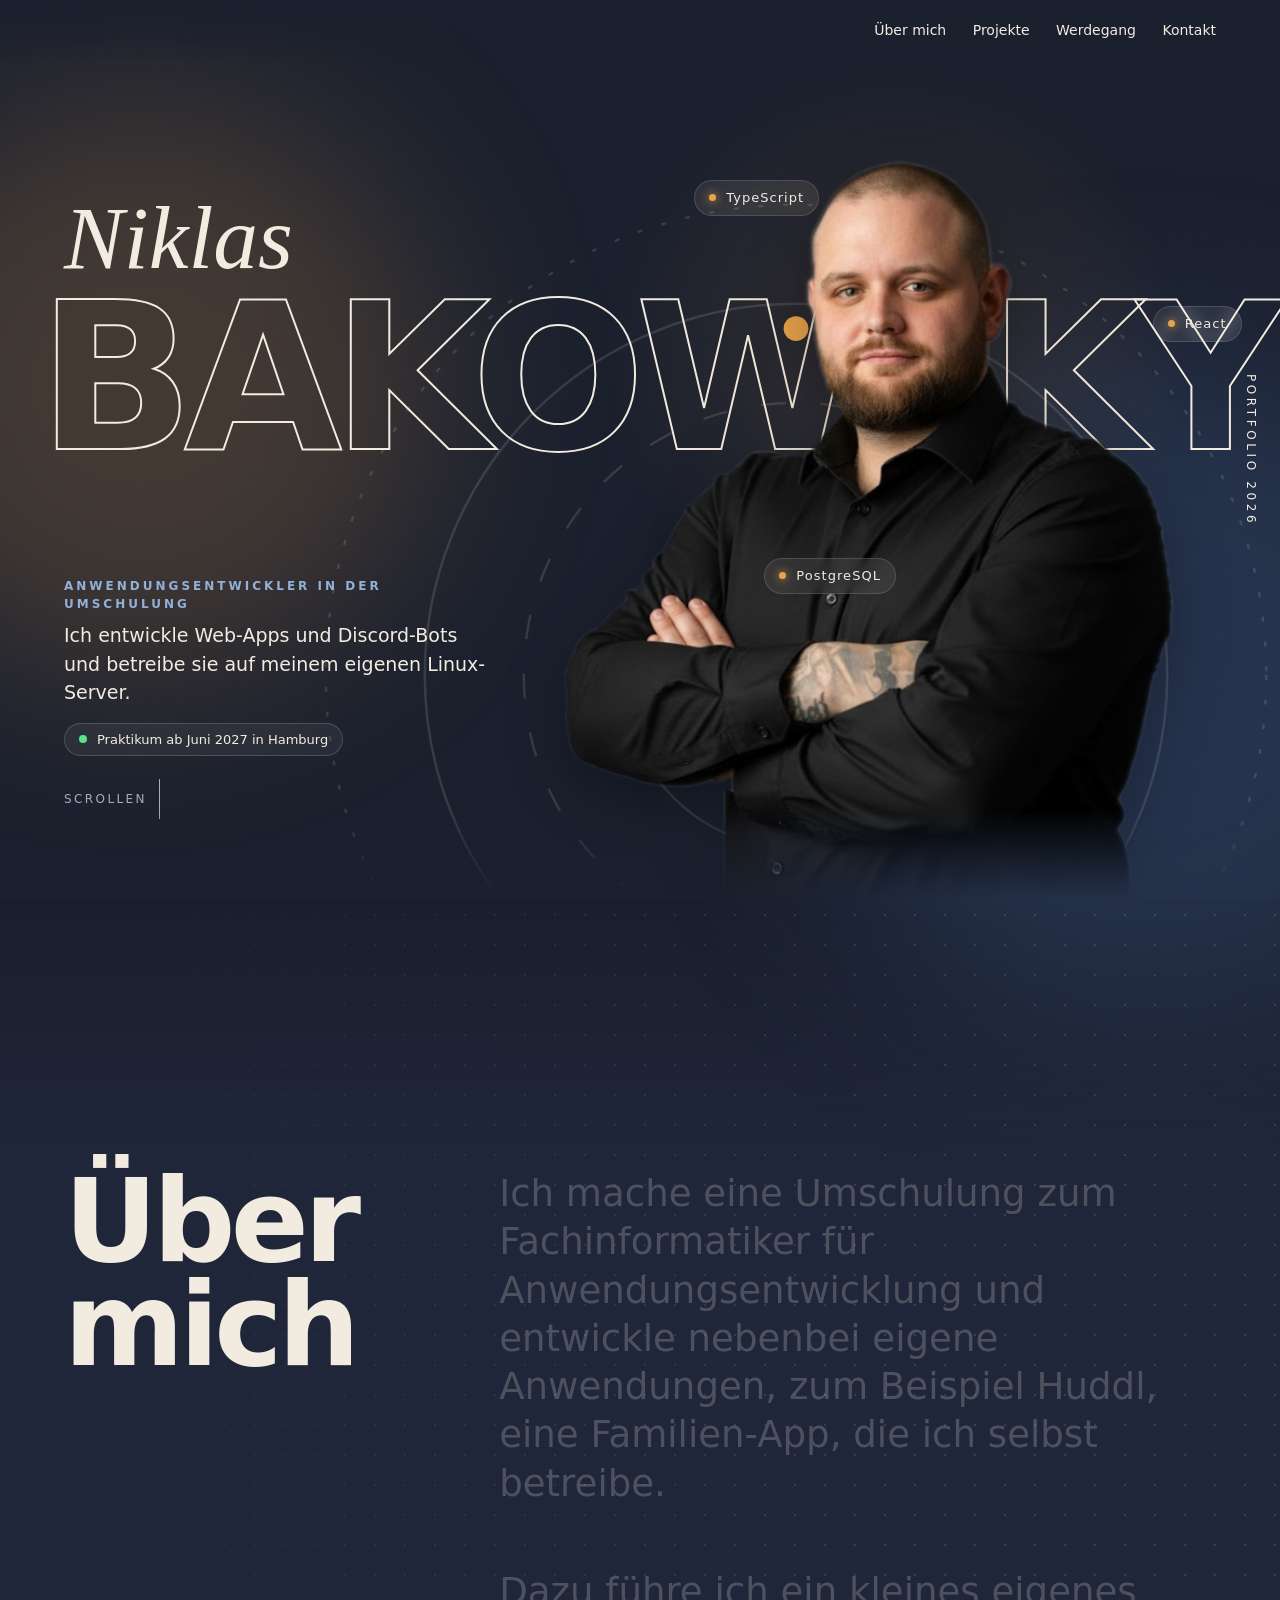
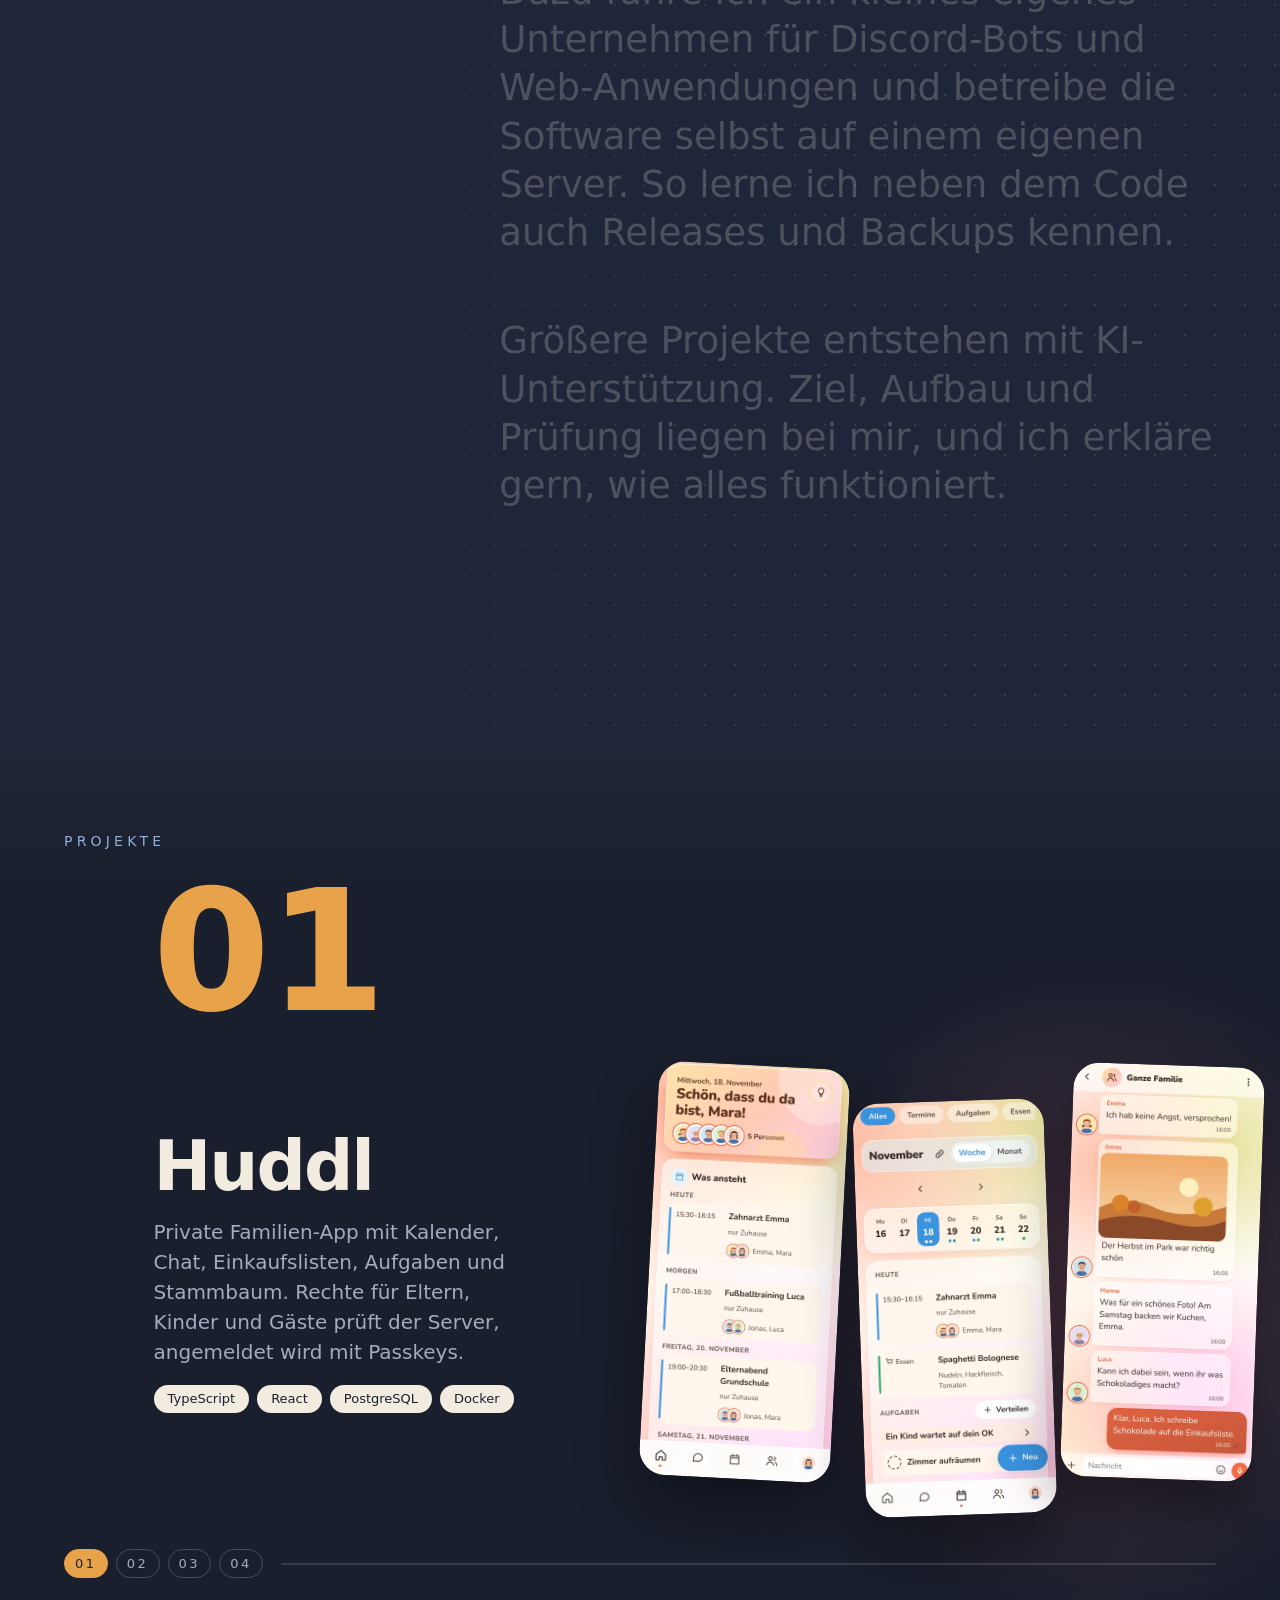
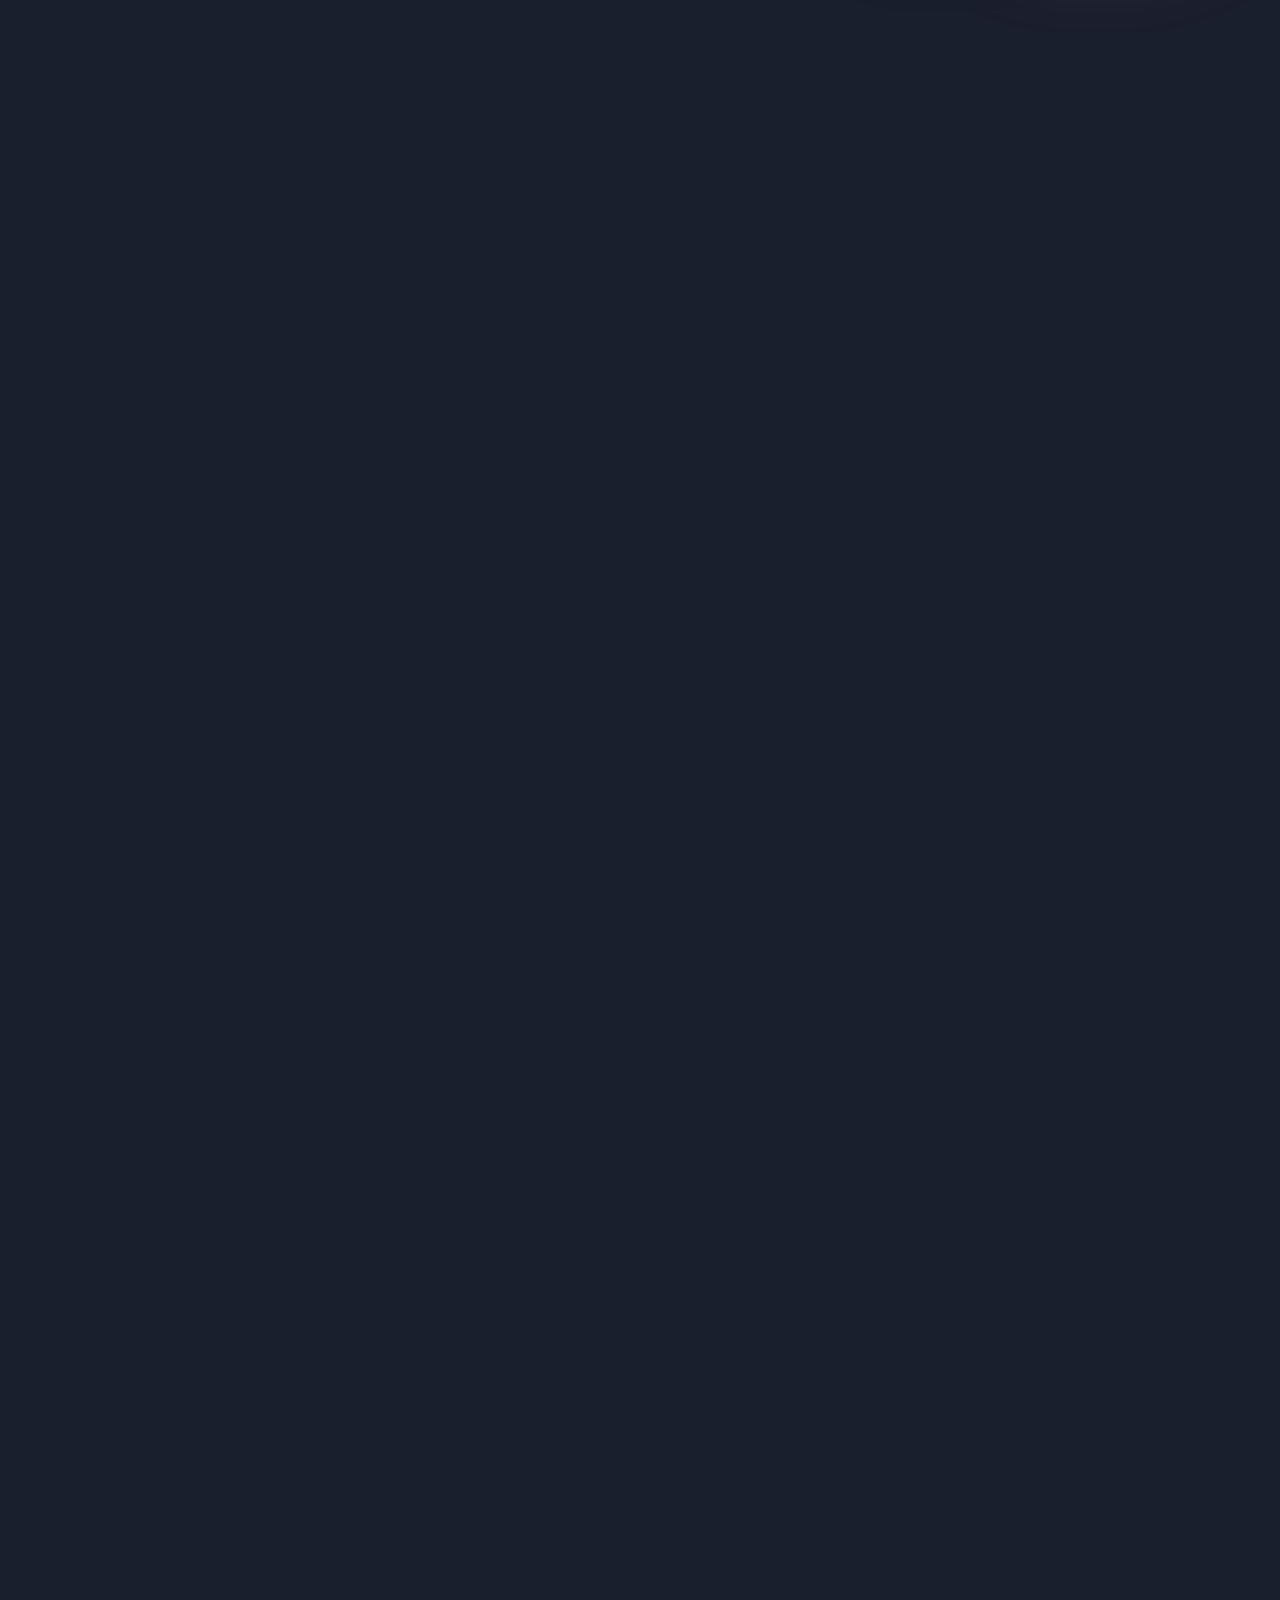
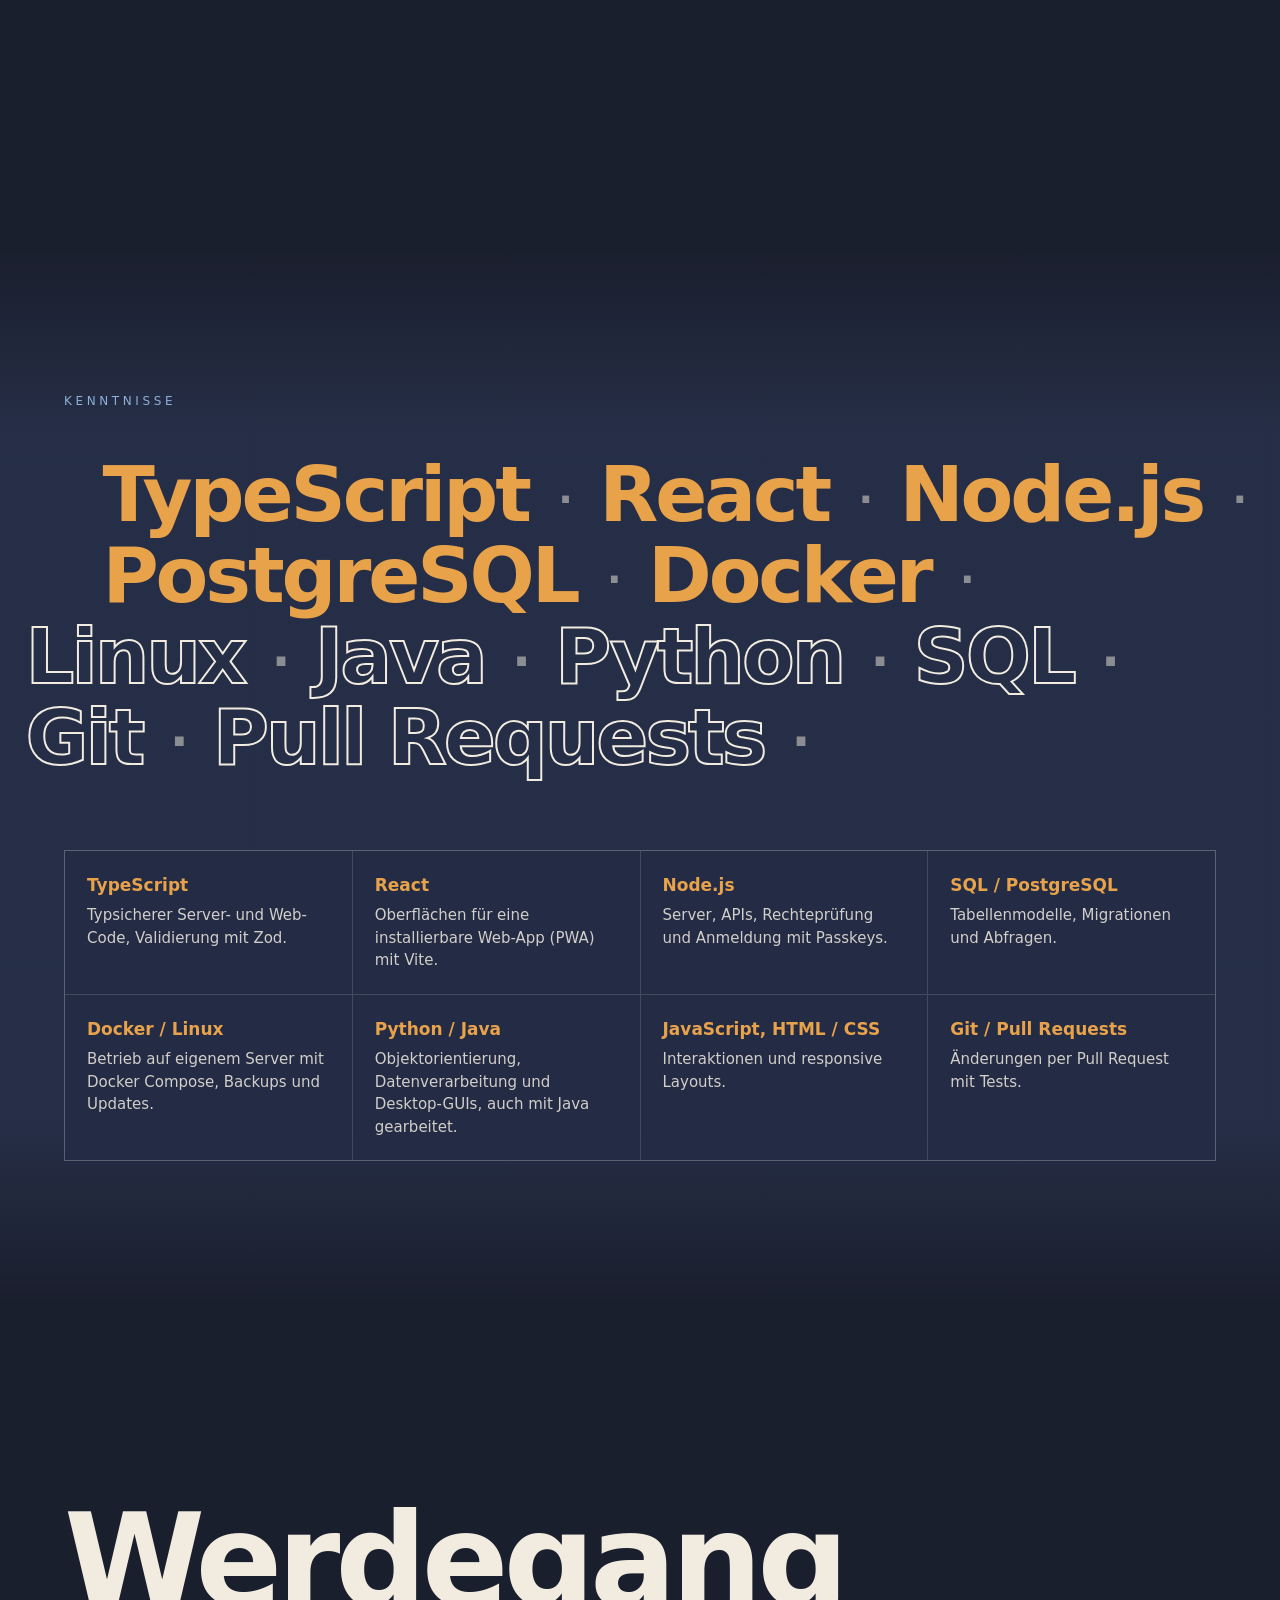
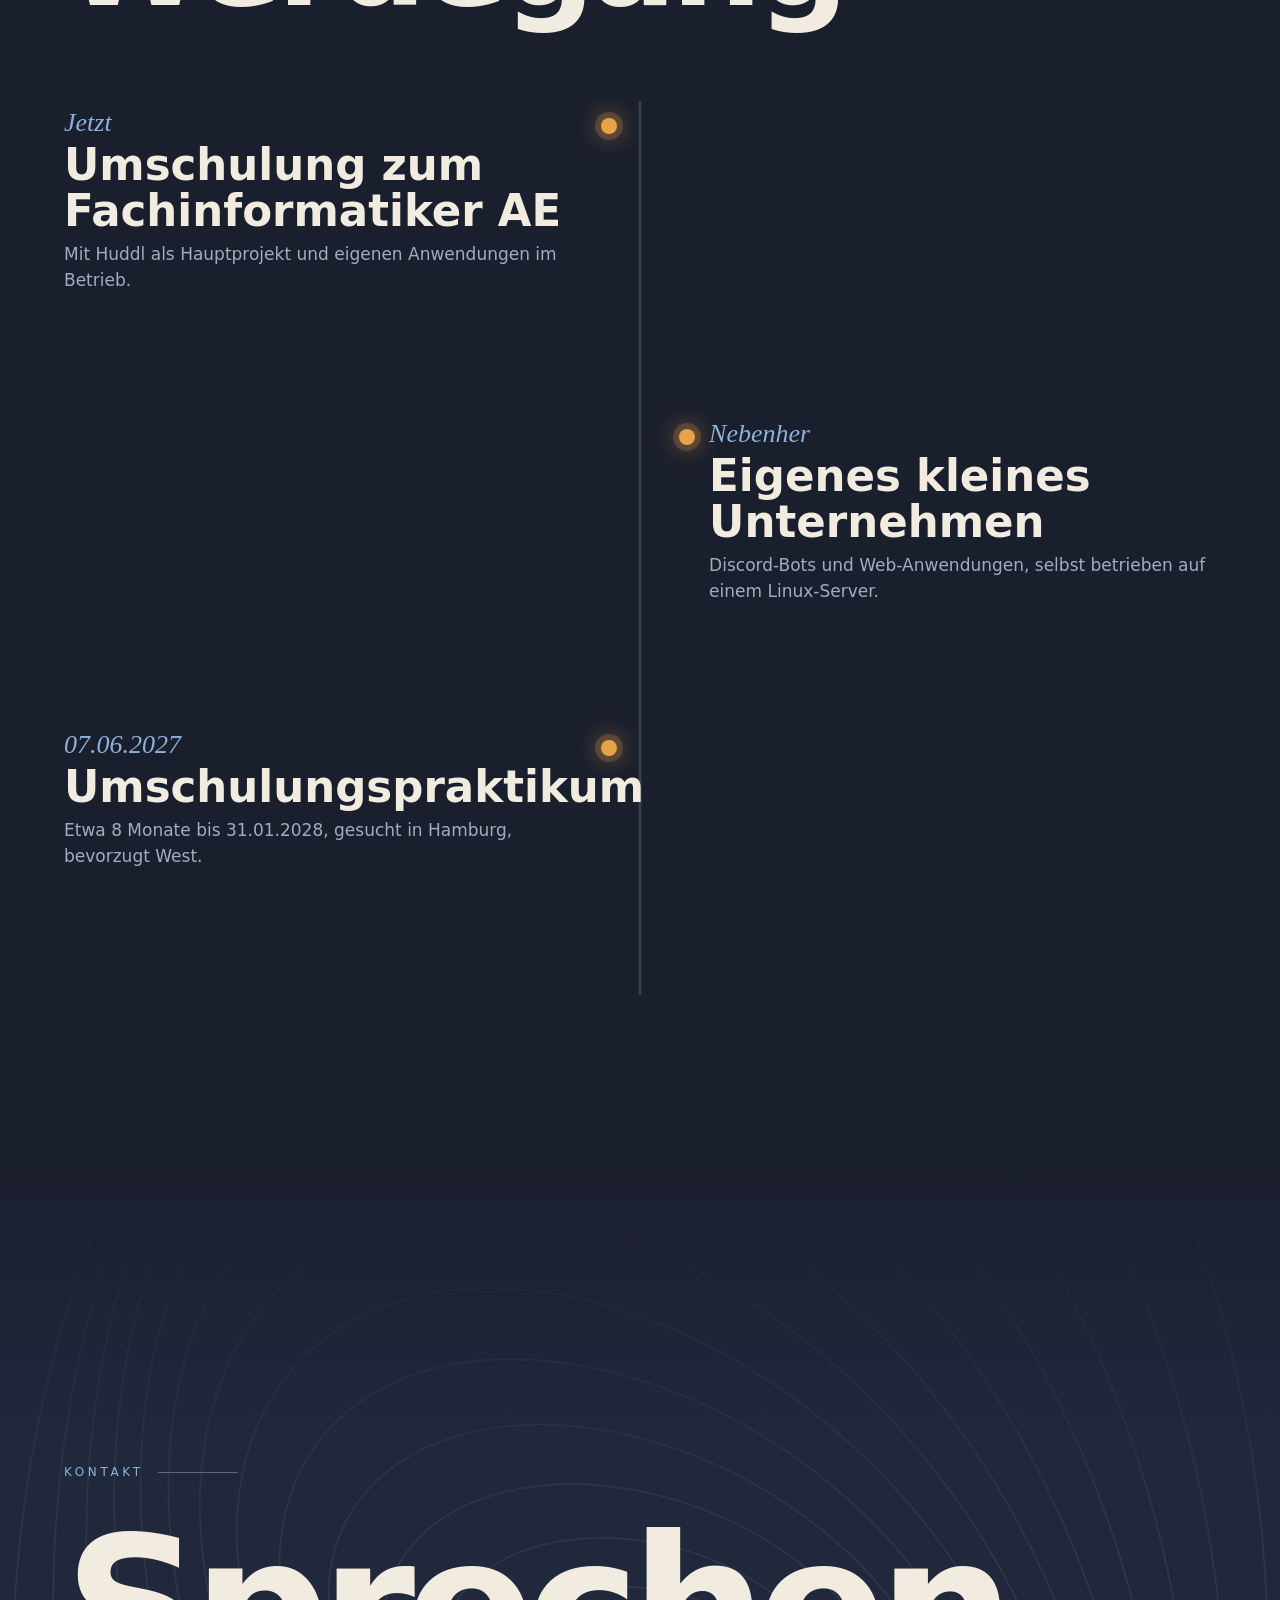
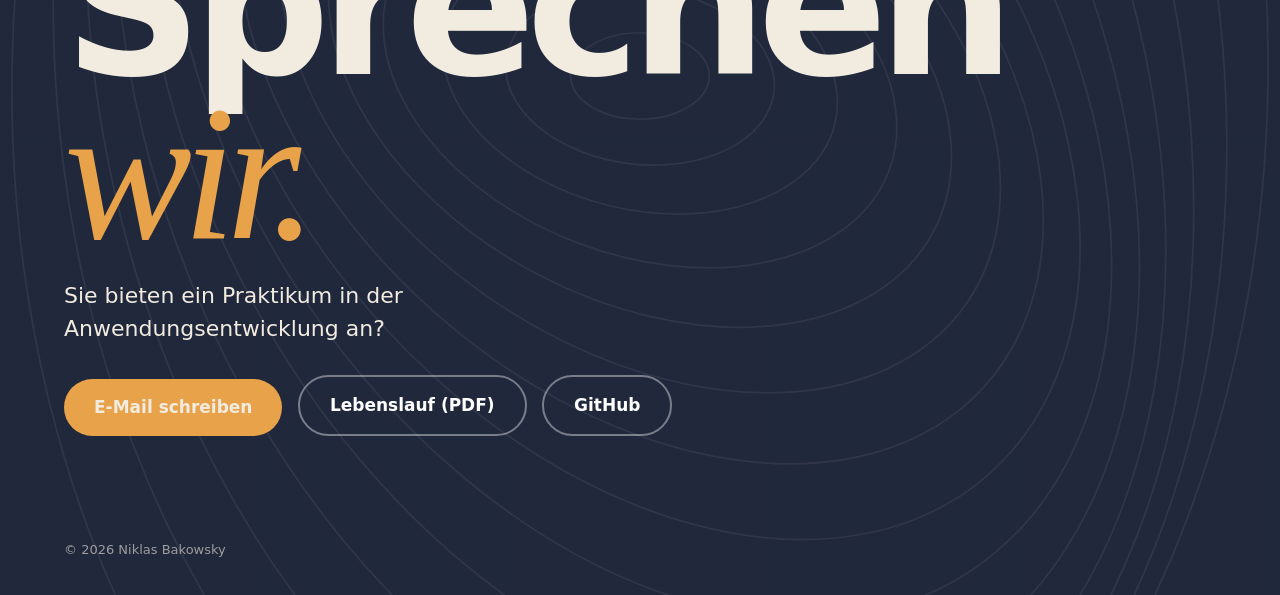
<file: index.html>
<!DOCTYPE html>
<html lang="de">
<head>
    <meta charset="UTF-8">
    <meta name="viewport" content="width=device-width, initial-scale=1.0">
    <meta
        name="description"
        content="Portfolio von Niklas Bakowsky: Umschulung zum Fachinformatiker für Anwendungsentwicklung, eigene Web-App Huddl mit TypeScript, React und PostgreSQL. Sucht ein Praktikum in Hamburg ab Juni 2027."
    >
    <title>Niklas Bakowsky | Anwendungsentwickler</title>
    <link rel="stylesheet" href="neu.css?v=20261116">
</head>
<body>
    <div id="progress"></div>
    <div class="orb orb-warm" id="orb-warm"></div>
    <div class="orb orb-cool" id="orb-cool"></div>

    <nav>
        <div>
            <a href="#about">Über mich</a>
            <a href="#projects">Projekte</a>
            <a href="#path">Werdegang</a>
            <a href="#contact">Kontakt</a>
        </div>
    </nav>

    <main>
        <section class="hero" id="hero">
            <svg class="rings" viewBox="0 0 400 400" fill="none" stroke="#fff" stroke-opacity=".12" aria-hidden="true">
                <circle cx="200" cy="200" r="190" stroke-dasharray="2 8"/>
                <circle cx="200" cy="200" r="150"/>
                <circle cx="200" cy="200" r="110" stroke-dasharray="10 14"/>
                <circle cx="200" cy="200" r="70"/>
                <circle cx="200" cy="60" r="5" fill="#e8a24a" stroke="none"/>
            </svg>
            <div class="forename">Niklas</div>
            <h1 class="surname" id="surname">BAKOWSKY</h1>
            <img id="portrait" src="assets/niklas.png" width="615" height="717" alt="Niklas Bakowsky">
            <div class="intro">
                <span class="hello" id="hello" hidden></span>
                <b>ANWENDUNGSENTWICKLER IN DER UMSCHULUNG</b>
                Ich entwickle Web-Apps und Discord-Bots und betreibe sie auf meinem eigenen Linux-Server.
                <br><span class="pill"><i></i>Praktikum ab Juni 2027 in Hamburg</span>
            </div>
            <div class="chip" style="right: 36vw; top: 20%">TypeScript</div>
            <div class="chip" style="right: 3vw; top: 34%; animation-delay: -2s">React</div>
            <div class="chip" style="right: 30vw; top: 62%; animation-delay: -4s">PostgreSQL</div>
            <div class="side">PORTFOLIO 2026</div>
            <div class="scroll-hint">SCROLLEN</div>
        </section>

        <section class="about" id="about">
            <div class="about-grid">
                <h2>Über mich</h2>
                <div id="about-text">
                    <p>Ich mache eine Umschulung zum Fachinformatiker für Anwendungsentwicklung und entwickle nebenbei eigene Anwendungen, zum Beispiel Huddl, eine Familien-App, die ich selbst betreibe.</p>
                    <p>Dazu führe ich ein kleines eigenes Unternehmen für Discord-Bots und Web-Anwendungen und betreibe die Software selbst auf einem eigenen Server. So lerne ich neben dem Code auch Releases und Backups kennen.</p>
                    <p>Größere Projekte entstehen mit KI-Unterstützung. Ziel, Aufbau und Prüfung liegen bei mir, und ich erkläre gern, wie alles funktioniert.</p>
                </div>
            </div>
        </section>

        <section class="projects" id="projects">
            <div class="stage">
                <div class="project-progress"><ol id="project-nr"><li class="on">01</li><li>02</li><li>03</li><li>04</li></ol><div><i id="project-bar"></i></div></div>
                <div class="section-title">PROJEKTE</div>
                <div class="track" id="track">
                    <article class="project project-wide" style="--c: #e8728a44">
                        <div class="project-index">01</div>
                        <div>
                            <h3>Huddl</h3>
                            <p>Private Familien-App mit Kalender, Chat, Einkaufslisten, Aufgaben und Stammbaum. Rechte für Eltern, Kinder und Gäste prüft der Server, angemeldet wird mit Passkeys.</p>
                            <div class="tags"><i>TypeScript</i><i>React</i><i>PostgreSQL</i><i>Docker</i></div>
                        </div>
                        <div class="shots">
                            <button class="shot" type="button" data-gallery="0" aria-label="Startseite vergrößern"><img src="assets/huddl-start.webp" alt="Startseite von Huddl mit Demo-Daten" loading="lazy"></button>
                            <button class="shot" type="button" data-gallery="1" aria-label="Kalender vergrößern"><img src="assets/huddl-kalender.webp" alt="Kalender in Huddl" loading="lazy"></button>
                            <button class="shot" type="button" data-gallery="2" aria-label="Chat vergrößern"><img src="assets/huddl-chat.webp" alt="Familien-Chat in Huddl" loading="lazy"></button>
                        </div>
                    </article>
                    <article class="project" style="--c: #5b8fe244">
                        <div class="project-index">02</div>
                        <div>
                            <h3>Bots &amp; Web-Plattform</h3>
                            <p>Software für Discord-Communities mit Shop, Kundenbereich und Abos, betrieben auf einem eigenen Linux-Server mit Backups und Monitoring.</p>
                            <div class="tags"><i>TypeScript</i><i>Docker</i><i>Linux</i></div>
                        </div>
                        <div class="term">$ ./backup.sh<br>ok · verschlüsselt<br>ok · extern gesichert<br>03:17 fertig</div>
                    </article>
                    <article class="project" style="--c: #5be2a044">
                        <div class="project-index">03</div>
                        <div>
                            <h3>Klassenbot</h3>
                            <p>Discord-Bot für meine Umschulungsklasse mit Berichtsheft, Terminen und einem Wissensbereich mit rund 100 Lernartikeln.</p>
                            <div class="tags"><i>TypeScript</i><i>SQLite</i><i>Discord</i></div>
                        </div>
                        <div class="term">&gt; /berichtsheft<br>&gt; Erinnerung geplant<br>&gt; Wissen: 100 Artikel</div>
                    </article>
                    <article class="project" style="--c: #e2c05b44">
                        <div class="project-index">04</div>
                        <div>
                            <h3>Python-Projekte</h3>
                            <p>Meine ersten eigenen Anwendungen aus der Umschulung, objektorientiert und öffentlich auf GitHub.</p>
                            <div class="tags"><i>Python</i><i>Tkinter</i><i>OOP</i></div>
                            <p class="lk">
                                <a href="https://github.com/nikhh53/python-ticket-system" rel="noopener">Ticketsystem</a> ·
                                <a href="https://github.com/nikhh53/pokemon-minigame" rel="noopener">Pokémon Minigame</a>
                            </p>
                        </div>
                        <div class="term">class Ticket:<br>&nbsp;&nbsp;def schliessen(self):<br>&nbsp;&nbsp;&nbsp;&nbsp;self.status = "zu"</div>
                    </article>
                </div>
            </div>
        </section>

        <section class="skills" aria-label="Kenntnisse">
            <small class="label" style="padding: 0 5vw">KENNTNISSE</small>
            <div class="row" id="skills-a" aria-hidden="true">TypeScript <span class="sep">·</span> React <span class="sep">·</span> Node.js <span class="sep">·</span> PostgreSQL <span class="sep">·</span> Docker <span class="sep">·</span></div>
            <div class="row outline" id="skills-b" aria-hidden="true">Linux <span class="sep">·</span> Java <span class="sep">·</span> Python <span class="sep">·</span> SQL <span class="sep">·</span> Git <span class="sep">·</span> Pull&nbsp;Requests <span class="sep">·</span></div>
            <dl class="skill-list">
                <div><dt>TypeScript</dt><dd>Typsicherer Server- und Web-Code, Validierung mit Zod.</dd></div>
                <div><dt>React</dt><dd>Oberflächen für eine installierbare Web-App (PWA) mit Vite.</dd></div>
                <div><dt>Node.js</dt><dd>Server, APIs, Rechteprüfung und Anmeldung mit Passkeys.</dd></div>
                <div><dt>SQL / PostgreSQL</dt><dd>Tabellenmodelle, Migrationen und Abfragen.</dd></div>
                <div><dt>Docker / Linux</dt><dd>Betrieb auf eigenem Server mit Docker Compose, Backups und Updates.</dd></div>
                <div><dt>Python / Java</dt><dd>Objektorientierung, Datenverarbeitung und Desktop-GUIs, auch mit Java gearbeitet.</dd></div>
                <div><dt>JavaScript, HTML / CSS</dt><dd>Interaktionen und responsive Layouts.</dd></div>
                <div><dt>Git / Pull Requests</dt><dd>Änderungen per Pull Request mit Tests.</dd></div>
            </dl>
        </section>

        <section class="path" id="path">
                        <h2>Werdegang</h2>
            <div class="path-line-track"><i id="path-line"></i></div>
            <div class="step reveal"><small>Jetzt</small><h3>Umschulung zum Fachinformatiker AE</h3><p>Mit Huddl als Hauptprojekt und eigenen Anwendungen im Betrieb.</p></div>
            <div class="step reveal"><small>Nebenher</small><h3>Eigenes kleines Unternehmen</h3><p>Discord-Bots und Web-Anwendungen, selbst betrieben auf einem Linux-Server.</p></div>
            <div class="step reveal"><small>07.06.2027</small><h3>Umschulungspraktikum</h3><p>Etwa 8 Monate bis 31.01.2028, gesucht in Hamburg, bevorzugt West.</p></div>
        </section>

        <section class="contact" id="contact">
            <div class="label">KONTAKT</div>
            <h2>Sprechen<br><em>wir.</em></h2>
            <p>Sie bieten ein Praktikum in der Anwendungsentwicklung an?</p>
            <a class="button" href="mailto:nikhh53@gmail.com">E-Mail schreiben</a>
            <a class="button ghost" href="lebenslauf.pdf">Lebenslauf (PDF)</a>
            <a class="button ghost" href="https://github.com/nikhh53" rel="noopener">GitHub</a>
            <div class="footer">© 2026 Niklas Bakowsky</div>
        </section>
    </main>

    <div class="lightbox" id="lightbox" hidden role="dialog" aria-modal="true" aria-label="Huddl-Screenshots">
        <button class="lightbox-close" type="button" aria-label="Schließen">×</button>
        <button class="lightbox-nav" type="button" data-step="-1" aria-label="Vorheriger Screenshot">‹</button>
        <img id="lightbox-img" alt="">
        <button class="lightbox-nav" type="button" data-step="1" aria-label="Nächster Screenshot">›</button>
        <p class="lightbox-note">Screenshots mit erfundenen Demo-Daten</p>
    </div>

    <script src="neu.js?v=20261116"></script>
</body>
</html>
</file>
<file: neu.css>
:root {
    --sand: #1a1f2d;
    --ink: #f1ebe0;
    --slate: #242c42;
    --amber: #e8a24a;
    --blue: #8fb0d8;
    --m: #a3abc0;
}

* {
    margin: 0;
    box-sizing: border-box;
}

html {
    scroll-behavior: smooth;
}

body {
    background: var(--sand);
    color: var(--ink);
    font: 17px/1.5 system-ui,sans-serif;
    overflow-x: hidden;
}

#progress {
    position: fixed;
    top: 0;
    left: 0;
    height: 4px;
    width: 100%;
    background: var(--amber);
    transform-origin: 0 50%;
    transform: scaleX(0);
    z-index: 20;
}

nav {
    position: fixed;
    top: 0;
    left: 0;
    right: 0;
    display: flex;
    justify-content: flex-end;
    align-items: center;
    padding: 20px 5vw;
    z-index: 10;
    color: var(--ink);
    font-size: 14px;
    background: linear-gradient(var(--sand),transparent);
}

nav a {
    color: inherit;
    text-decoration: none;
    margin-left: 22px;
}

.js .reveal {
    opacity: 0;
    transform: translateY(40px);
    transition: opacity .8s,transform .8s;
}

.js .reveal.in {
    opacity: 1;
    transform: none;
}

/* Hero */ .hero {
    -webkit-mask-image: linear-gradient(#000 90%,transparent);
    mask-image: linear-gradient(#000 90%,transparent);
    position: relative;
    height: 100vh;
    min-height: 620px;
    overflow: hidden;
}

.hero .surname {
    position: absolute;
    left: 3vw;
    top: 33%;
    font-size: min(16vw,280px);
    font-weight: 900;
    letter-spacing: -.05em;
    line-height: .8;
    color: transparent;
    -webkit-text-stroke: 2px var(--ink);
    white-space: nowrap;
    z-index: 1;
    will-change: transform;
}

.hero .forename {
    position: absolute;
    left: 5vw;
    top: 19%;
    font-size: min(7vw,110px);
    font-weight: 300;
    font-style: italic;
    font-family: Georgia,serif;
    z-index: 1;
}

.hero img {
    position: absolute;
    right: 5vw;
    bottom: 0;
    width: auto;
    height: 86vh;
    z-index: 2;
    will-change: transform;
    filter: drop-shadow(0 20px 30px #00000055);
}

.hero .intro {
    position: absolute;
    left: 5vw;
    bottom: 16vh;
    max-width: min(460px,34vw);
    z-index: 3;
    font-size: 19px;
}

.hero .intro b {
    display: block;
    font-size: 12px;
    letter-spacing: .25em;
    color: var(--blue);
    margin-bottom: 8px;
}

.hero .side {
    position: absolute;
    right: 1.6vw;
    top: 50%;
    writing-mode: vertical-rl;
    font-size: 12px;
    letter-spacing: .3em;
    z-index: 3;
    transform: translateY(-50%);
}

/* Über mich */ .about {
    position: relative;
    background: var(--slate);
    color: #f1ebe0;
    padding: 30vh 5vw 18vh;
}

.about .about-grid {
    display: grid;
    grid-template-columns: .8fr 1.6fr;
    gap: 6vw;
}

.about h2 {
    position: sticky;
    top: 18vh;
    align-self: start;
    font-size: min(9vw,130px);
    line-height: .9;
    font-weight: 900;
    letter-spacing: -.04em;
}

.about h2 span {
    display: block;
    color: var(--amber);
    font-family: Georgia,serif;
    font-weight: 300;
    font-style: italic;
    font-size: .5em;
    margin-bottom: 10px;
}

.about p {
    font-size: clamp(24px,2.9vw,40px);
    line-height: 1.3;
    font-weight: 500;
    margin-bottom: 60px;
}

.about .word {
    opacity: .22;
    transition: opacity .25s;
}

.about .word.on {
    opacity: 1;
}

/* Projekte */ .projects {
    position: relative;
    background: linear-gradient(var(--slate),var(--sand) 18vh);
}

.projects .stage {
    position: sticky;
    top: 0;
    height: 100vh;
    overflow: hidden;
}

.projects .section-title {
    position: absolute;
    left: 5vw;
    top: 11vh;
    font-size: 14px;
    letter-spacing: .3em;
    color: var(--blue);
    z-index: 3;
}

.track {
    position: absolute;
    left: 0;
    top: 0;
    height: 100%;
    display: flex;
    align-items: center;
    gap: 7vw;
    padding: 0 12vw 0 12vw;
    will-change: transform;
}

.project {
    flex: none;
    width: min(78vw,980px);
    display: grid;
    grid-template-columns: 1fr 1fr;
    gap: 3vw;
    align-items: center;
}

.project .project-index {
    font-size: min(13vw,180px);
    font-weight: 900;
    line-height: .8;
    color: transparent;
    -webkit-text-stroke: 2px var(--ink);
    opacity: .5;
    transition: color .4s, opacity .4s, -webkit-text-stroke-color .4s;
    grid-column: 1/-1;
    margin-bottom: 1vh;
}

.project .project-index.on {
    color: var(--amber);
    -webkit-text-stroke-color: var(--amber);
    opacity: 1;
}

.project h3 {
    font-size: min(5.4vw,72px);
    line-height: 1;
    letter-spacing: -.03em;
}

.project p {
    margin-top: 16px;
    color: var(--m);
    font-size: 20px;
    max-width: 380px;
}

.tags {
    display: flex;
    gap: 8px;
    flex-wrap: wrap;
    margin-top: 18px;
}

.tags i {
    font-style: normal;
    background: var(--ink);
    color: var(--sand);
    border-radius: 99px;
    padding: 4px 14px;
    font-size: 13px;
}

.project .shot {
    padding: 0;
    border: 0;
    background: none;
    cursor: zoom-in;
    transform: rotate(3deg);
    transition: transform .3s;
}

.project .shot:hover {
    transform: rotate(0) scale(1.03);
}

.project img {
    display: block;
    width: auto;
    max-width: 100%;
    max-height: 50vh;
    border-radius: 26px;
    box-shadow: 0 30px 60px #00000066;
}

.term {
    background: #0f1320;
    color: #bfe8c8;
    border-radius: 18px;
    padding: 22px;
    font: 15px/1.7 ui-monospace,Consolas,monospace;
    transform: rotate(-2deg);
    box-shadow: 0 30px 60px #00000066;
}

/* Kenntnisse */ .skills {
    background: #2b3552;
    padding: 16vh 0;
    overflow: hidden;
}

.skills .row {
    color: var(--amber);
    padding: 0 5vw;
    font-size: min(6vw,84px);
    font-weight: 900;
    letter-spacing: -.04em;
    line-height: 1.05;
    will-change: transform;
}

.skills .row.outline {
    -webkit-text-stroke: 2px var(--ink);
    color: transparent;
}

.skills small {
    display: block;
    padding: 0 5vw 4vh;
    letter-spacing: .3em;
    font-size: 12px;
}

/* Werdegang */ .path {
    padding: 22vh 5vw 18vh;
    position: relative;
}

.path h2 {
    font-size: min(10vw,150px);
    font-weight: 900;
    letter-spacing: -.04em;
    line-height: .9;
    margin-bottom: 10vh;
}

.path .path-line-track {
    position: absolute;
    left: 50%;
    top: 44vh;
    bottom: 18vh;
    width: 3px;
    background: #ffffff22;
    transform: translateX(-50%);
}

.path .path-line-track i {
    display: block;
    width: 100%;
    height: 100%;
    background: var(--blue);
    transform-origin: 0 0;
    transform: scaleY(0);
}

.path .step {
    width: 44%;
    margin-bottom: 14vh;
    position: relative;
}

.path .step:nth-child(odd) {
    margin-left: 0;
}

.path .step:nth-child(even) {
    margin-left: 56%;
}

.path .step small {
    font: italic 26px Georgia,serif;
    color: var(--blue);
}

.path .step h3 {
    font-size: clamp(26px,3.4vw,46px);
    line-height: 1.05;
    margin: 4px 0 8px;
}

.path .step p {
    color: var(--m);
}

/* Kontakt */ .contact {
    position: relative;
    background: linear-gradient(var(--sand),var(--slate) 30vh);
    color: #f1ebe0;
    padding: 34vh 5vw 0;
    min-height: 110vh;
    overflow: hidden;
}

.contact h2 {
    font-size: min(15vw,240px);
    font-weight: 900;
    letter-spacing: -.05em;
    line-height: .85;
}

.contact h2 em {
    font-family: Georgia,serif;
    font-weight: 300;
    color: var(--amber);
}

.contact p {
    margin: 24px 0;
    font-size: 22px;
    max-width: 420px;
}

.button {
    display: inline-block;
    background: var(--amber);
    color: var(--ink);
    padding: 16px 30px;
    border-radius: 99px;
    font-weight: 700;
    margin: 6px 10px 6px 0;
    text-decoration: none;
}

.button.ghost {
    background: transparent;
    color: #fff;
    border: 2px solid #fff6;
}

.footer {
    margin-top: 10vh;
    padding-bottom: 4vh;
    font-size: 13px;
    opacity: .6;
}

@media(max-width:800px) {
    .project-wide {
        width: 82vw;
        grid-template-columns: 1fr;
    }
    .shots img {
        max-height: 22vh;
    }
    .hero .surname {
        font-size: 16.5vw;
        top: 24%;
    }
    .hero .forename {
        font-size: 11vw;
        top: 14%;
    }
    .hero img {
        height: 40vh;
        right: -10vw;
    }
    .hero .intro {
        top: 36%;
        bottom: auto;
        max-width: 230px;
        font-size: 16px;
    }
    .hero .side,nav a {
        display: none;
    }
    .about .about-grid {
        grid-template-columns: 1fr;
    }
    .about h2 {
        position: static;
        margin-bottom: 6vh;
        font-size: 18vw;
    }
    .project {
        grid-template-columns: 1fr;
        width: 82vw;
    }
    .project h3 {
        font-size: 9vw;
    }
    .project p {
        font-size: 16px;
    }
    .project .project-index {
        font-size: 22vw;
    }
    .project img {
        max-width: 130px;
    }
    .projects .section-title {
        top: 10vh;
    }
    .path .step,.path .step:nth-child(even) {
        width: 84%;
        margin-left: 16%;
    }
    .path .path-line-track {
        left: 4%;
    }
    .contact h2 {
        font-size: 19vw;
    }
}

body:before {
    content: "";
    position: fixed;
    inset: 0;
    background: url("data:image/svg+xml,%3Csvg%20xmlns%3D%27http%3A//www.w3.org/2000/svg%27%20width%3D%27220%27%20height%3D%27220%27%3E%3Cfilter%20id%3D%27n%27%3E%3CfeTurbulence%20type%3D%27fractalNoise%27%20baseFrequency%3D%27.9%27%20numOctaves%3D%272%27%20stitchTiles%3D%27stitch%27/%3E%3C/filter%3E%3Crect%20width%3D%27100%25%27%20height%3D%27100%25%27%20filter%3D%27url%28%23n%29%27/%3E%3C/svg%3E");
    opacity: .07;
    pointer-events: none;
    z-index: 30;
    mix-blend-mode: overlay;
}

.orb {
    position: fixed;
    border-radius: 50%;
    filter: blur(90px);
    z-index: -1;
    pointer-events: none;
    will-change: transform;
}

.orb-warm {
    width: 46vw;
    height: 46vw;
    background: #e8a24a30;
    left: -12vw;
    top: 10vh;
}

.orb-cool {
    width: 52vw;
    height: 52vw;
    background: #3d5a8a55;
    right: -16vw;
    top: 40vh;
}

.about {
    background: linear-gradient(transparent,rgba(36,44,66,.62) 30vh)!important;
}

.projects {
    background: linear-gradient(rgba(36,44,66,.62),transparent 18vh)!important;
}

.skills {
    background: linear-gradient(transparent,rgba(43,53,82,.7) 20vh,rgba(43,53,82,.7) calc(100% - 20vh),transparent)!important;
}

.contact {
    background: linear-gradient(transparent,rgba(36,44,66,.7) 30vh)!important;
}

.label {
    font-size: 12px;
    letter-spacing: .3em;
    color: var(--blue);
    display: flex;
    align-items: center;
    gap: 14px;
    margin-bottom: 5vh;
}

.label:after {
    content: "";
    height: 1px;
    width: 80px;
    background: var(--blue);
    opacity: .5;
}

.about:after {
    content: "";
    position: absolute;
    inset: 0;
    background-image: radial-gradient(#ffffff1c 1.2px,transparent 1.3px);
    background-size: 30px 30px;
    -webkit-mask-image: linear-gradient(90deg,transparent,#000 70%);
    mask-image: linear-gradient(90deg,transparent,#000 70%);
    pointer-events: none;
}

.about>* {
    position: relative;
    z-index: 1;
}

.hero:after {
    content: "";
    position: absolute;
    inset: 0;
    background: radial-gradient(500px circle at var(--mx,70%) var(--my,40%),#e8a24a1f,transparent 60%);
    pointer-events: none;
    z-index: 1;
}

.rings {
    position: absolute;
    right: calc(9vw - 14vh);
    bottom: -30vh;
    width: min(110vh,90vw);
    aspect-ratio: 1;
    z-index: 0;
    animation: sp 60s linear infinite;
}

@keyframes sp {
    to {
        transform: rotate(360deg);
    }
}

.chip {
    position: absolute;
    z-index: 3;
    font-size: 13px;
    letter-spacing: .08em;
    display: flex;
    align-items: center;
    gap: 10px;
    color: var(--ink);
    background: #ffffff12;
    border: 1px solid #ffffff22;
    backdrop-filter: blur(8px);
    padding: 7px 14px;
    border-radius: 99px;
    animation: fl 6s ease-in-out infinite;
}

.chip:before {
    content: "";
    width: 7px;
    height: 7px;
    border-radius: 50%;
    background: var(--amber);
    box-shadow: 0 0 10px var(--amber);
}

@keyframes fl {
    50% {
        transform: translateY(-10px);
    }
}

.pill {
    display: inline-flex;
    align-items: center;
    gap: 10px;
    margin-top: 16px;
    font-size: 13px;
    border: 1px solid #ffffff2a;
    border-radius: 99px;
    padding: 6px 14px;
    background: #ffffff0d;
}

.pill i {
    width: 8px;
    height: 8px;
    border-radius: 50%;
    background: #5be28a;
    box-shadow: 0 0 0 0 #5be28a;
    animation: pu 2s infinite;
}

@keyframes pu {
    70% {
        box-shadow: 0 0 0 10px #5be28a00;
    }
}

.project:before {
    content: "";
    position: absolute;
    width: 60%;
    aspect-ratio: 1;
    right: -10%;
    top: 10%;
    background: radial-gradient(var(--c,#e8a24a33),transparent 65%);
    z-index: -1;
    filter: blur(20px);
}

.project {
    position: relative;
}

.project-progress {
    position: absolute;
    left: 5vw;
    right: 5vw;
    bottom: 6vh;
    display: flex;
    align-items: center;
    gap: 18px;
    font-size: 13px;
    letter-spacing: .2em;
    color: var(--m);
    z-index: 3;
}

#project-nr {
    display: flex;
    gap: 8px;
    margin: 0;
    padding: 0;
    list-style: none;
}

#project-nr li {
    padding: 4px 10px;
    border: 1px solid #ffffff33;
    border-radius: 99px;
    transition: background .3s, color .3s, border-color .3s;
}

#project-nr li.on {
    background: var(--amber);
    border-color: var(--amber);
    color: #1b2236;
}

.project-progress div {
    flex: 1;
    height: 2px;
    background: #ffffff22;
    border-radius: 9px;
    overflow: hidden;
}

.project-progress i {
    display: block;
    height: 100%;
    background: var(--amber);
    width: 0;
}

.skills .sep {
    color: var(--ink);
    opacity: .5;
    margin: 0 .15em;
    font-size: .5em;
    vertical-align: middle;
}

.path .step:before {
    content: "";
    position: absolute;
    top: 10px;
    width: 16px;
    height: 16px;
    border-radius: 50%;
    background: var(--amber);
    box-shadow: 0 0 0 6px #e8a24a33,0 0 24px var(--amber);
}

.path .step:nth-child(odd):before {
    left: calc(100% + 6%);
}

.path .step:nth-child(even):before {
    left: -6%;
}

.contact:before {
    content: "";
    position: absolute;
    inset: 0;
    background: url("data:image/svg+xml,%3Csvg%20xmlns%3D%27http%3A//www.w3.org/2000/svg%27%20width%3D%27800%27%20height%3D%27600%27%3E%3Cellipse%20cx%3D%27400%27%20cy%3D%27300%27%20rx%3D%2740%27%20ry%3D%2725%27%20transform%3D%27rotate%280%20400%20300%29%27%20fill%3D%27none%27%20stroke%3D%27white%27%20stroke-opacity%3D%27.07%27/%3E%3Cellipse%20cx%3D%27400%27%20cy%3D%27300%27%20rx%3D%2778%27%20ry%3D%2751%27%20transform%3D%27rotate%287%20400%20300%29%27%20fill%3D%27none%27%20stroke%3D%27white%27%20stroke-opacity%3D%27.07%27/%3E%3Cellipse%20cx%3D%27400%27%20cy%3D%27300%27%20rx%3D%27116%27%20ry%3D%2777%27%20transform%3D%27rotate%2814%20400%20300%29%27%20fill%3D%27none%27%20stroke%3D%27white%27%20stroke-opacity%3D%27.07%27/%3E%3Cellipse%20cx%3D%27400%27%20cy%3D%27300%27%20rx%3D%27154%27%20ry%3D%27103%27%20transform%3D%27rotate%2821%20400%20300%29%27%20fill%3D%27none%27%20stroke%3D%27white%27%20stroke-opacity%3D%27.07%27/%3E%3Cellipse%20cx%3D%27400%27%20cy%3D%27300%27%20rx%3D%27192%27%20ry%3D%27129%27%20transform%3D%27rotate%2828%20400%20300%29%27%20fill%3D%27none%27%20stroke%3D%27white%27%20stroke-opacity%3D%27.07%27/%3E%3Cellipse%20cx%3D%27400%27%20cy%3D%27300%27%20rx%3D%27230%27%20ry%3D%27155%27%20transform%3D%27rotate%2835%20400%20300%29%27%20fill%3D%27none%27%20stroke%3D%27white%27%20stroke-opacity%3D%27.07%27/%3E%3Cellipse%20cx%3D%27400%27%20cy%3D%27300%27%20rx%3D%27268%27%20ry%3D%27181%27%20transform%3D%27rotate%2842%20400%20300%29%27%20fill%3D%27none%27%20stroke%3D%27white%27%20stroke-opacity%3D%27.07%27/%3E%3Cellipse%20cx%3D%27400%27%20cy%3D%27300%27%20rx%3D%27306%27%20ry%3D%27207%27%20transform%3D%27rotate%2849%20400%20300%29%27%20fill%3D%27none%27%20stroke%3D%27white%27%20stroke-opacity%3D%27.07%27/%3E%3Cellipse%20cx%3D%27400%27%20cy%3D%27300%27%20rx%3D%27344%27%20ry%3D%27233%27%20transform%3D%27rotate%2856%20400%20300%29%27%20fill%3D%27none%27%20stroke%3D%27white%27%20stroke-opacity%3D%27.07%27/%3E%3Cellipse%20cx%3D%27400%27%20cy%3D%27300%27%20rx%3D%27382%27%20ry%3D%27259%27%20transform%3D%27rotate%2863%20400%20300%29%27%20fill%3D%27none%27%20stroke%3D%27white%27%20stroke-opacity%3D%27.07%27/%3E%3Cellipse%20cx%3D%27400%27%20cy%3D%27300%27%20rx%3D%27420%27%20ry%3D%27285%27%20transform%3D%27rotate%2870%20400%20300%29%27%20fill%3D%27none%27%20stroke%3D%27white%27%20stroke-opacity%3D%27.07%27/%3E%3Cellipse%20cx%3D%27400%27%20cy%3D%27300%27%20rx%3D%27458%27%20ry%3D%27311%27%20transform%3D%27rotate%2877%20400%20300%29%27%20fill%3D%27none%27%20stroke%3D%27white%27%20stroke-opacity%3D%27.07%27/%3E%3Cellipse%20cx%3D%27400%27%20cy%3D%27300%27%20rx%3D%27496%27%20ry%3D%27337%27%20transform%3D%27rotate%2884%20400%20300%29%27%20fill%3D%27none%27%20stroke%3D%27white%27%20stroke-opacity%3D%27.07%27/%3E%3Cellipse%20cx%3D%27400%27%20cy%3D%27300%27%20rx%3D%27534%27%20ry%3D%27363%27%20transform%3D%27rotate%2891%20400%20300%29%27%20fill%3D%27none%27%20stroke%3D%27white%27%20stroke-opacity%3D%27.07%27/%3E%3C/svg%3E") center/cover;
    -webkit-mask-image: linear-gradient(transparent,#000 45vh);
    mask-image: linear-gradient(transparent,#000 45vh);
    pointer-events: none;
}

.contact>* {
    position: relative;
}

.button {
    position: relative;
    overflow: hidden;
    transition: transform .25s;
}

.button:hover {
    transform: translateY(-3px) scale(1.03);
}

.button:after {
    content: "";
    position: absolute;
    top: 0;
    left: -80%;
    width: 50%;
    height: 100%;
    background: linear-gradient(100deg,transparent,#fff7,transparent);
    transform: skewX(-20deg);
    transition: left .6s;
}

.button:hover:after {
    left: 130%;
}

.scroll-hint {
    position: absolute;
    left: 5vw;
    bottom: 9vh;
    font-size: 12px;
    letter-spacing: .2em;
    color: var(--m);
    z-index: 3;
    display: flex;
    gap: 12px;
    align-items: center;
}

.scroll-hint:after {
    content: "";
    width: 1px;
    height: 40px;
    background: var(--m);
    animation: dr 2s infinite;
}

@keyframes dr {
    50% {
        transform: scaleY(.3);
        transform-origin: 0 0;
    }
}

@media(max-width:800px) {
    .chip {
        display: none;
    }
    .path .step:nth-child(odd):before,.path .step:nth-child(even):before {
        left: -12%;
    }
}

@media(prefers-reduced-motion:reduce) {
    html {
        scroll-behavior: auto;
    }
    .js .reveal {
        opacity: 1;
        transform: none;
    }
}

.projects .stage {
    overflow-x: auto;
}

.js .projects .stage {
    overflow: hidden;
}

.footer a {
    color: inherit;
}

.project a {
    color: var(--amber);
}

.project .lk {
    margin-top: 14px;
    font-size: 15px;
}

.hello[hidden] {
    display: none;
}

.hello {
    display: block;
    color: var(--amber);
    font-size: 14px;
    letter-spacing: .2em;
    margin-bottom: 8px;
}

.visually-hidden {
    position: absolute;
    width: 1px;
    height: 1px;
    overflow: hidden;
    clip-path: inset(50%);
}

.skills .skill-list {
    display: grid;
    grid-template-columns: repeat(4,1fr);
    gap: 1px;
    margin: 8vh 5vw 0;
    background: #ffffff22;
    border: 1px solid #ffffff22;
}

.skill-list div {
    padding: 22px;
    background: #232b45;
}

.skill-list dt {
    font-weight: 700;
    color: var(--amber);
    margin-bottom: 6px;
}

.skill-list dd {
    color: var(--ink);
    font-size: 15px;
    opacity: .85;
}

.lightbox {
    position: fixed;
    inset: 0;
    z-index: 40;
    display: flex;
    align-items: center;
    justify-content: center;
    gap: 2vw;
    background: #0b0e17ee;
    backdrop-filter: blur(6px);
}

.lightbox[hidden] {
    display: none;
}

.lightbox img {
    max-width: min(80vw,520px);
    max-height: 86vh;
    border-radius: 24px;
    box-shadow: 0 30px 80px #000;
}

.lightbox button {
    border: 0;
    color: var(--ink);
    background: #ffffff1a;
    font-size: 30px;
    width: 52px;
    height: 52px;
    border-radius: 50%;
    cursor: pointer;
}

.lightbox button:hover {
    background: #ffffff33;
}

.lightbox-close {
    position: absolute;
    top: 20px;
    right: 20px;
}

.lightbox-note {
    position: absolute;
    bottom: 18px;
    font-size: 13px;
    color: var(--m);
}

.project-wide {
    width: min(100vw,1180px);
    grid-template-columns: 1fr 1.5fr;
}

.shots {
    display: flex;
    gap: 18px;
    align-items: center;
}

.shots .shot:nth-child(2) {
    transform: rotate(-2deg) translateY(4vh);
}

.shots .shot:nth-child(3) {
    transform: rotate(2deg);
}

.shots .shot:hover {
    transform: rotate(0) scale(1.04);
}

.shots img {
    max-height: 46vh;
}

@media(max-width:800px) {
    .project-wide {
        width: 82vw;
        grid-template-columns: 1fr;
    }
    .shots {
        gap: 10px;
    }
    .shots img {
        max-height: 22vh;
    }
    .hero .intro {
        max-width: 230px;
    }
    .path .step,.path .step:nth-child(even) {
        width: calc(100% - 14vw);
        margin-left: 14vw;
    }
    .path .path-line-track {
        left: 3vw;
    }
    .path .step:nth-child(odd):before,.path .step:nth-child(even):before {
        left: calc(-16vw - 8px);
    }
}

@media(max-width:800px) {
    .skills .skill-list {
        grid-template-columns: repeat(2,1fr);
    }
}

@media(max-width:480px) {
    .skills .skill-list {
        grid-template-columns: 1fr;
    }
}
</file>
